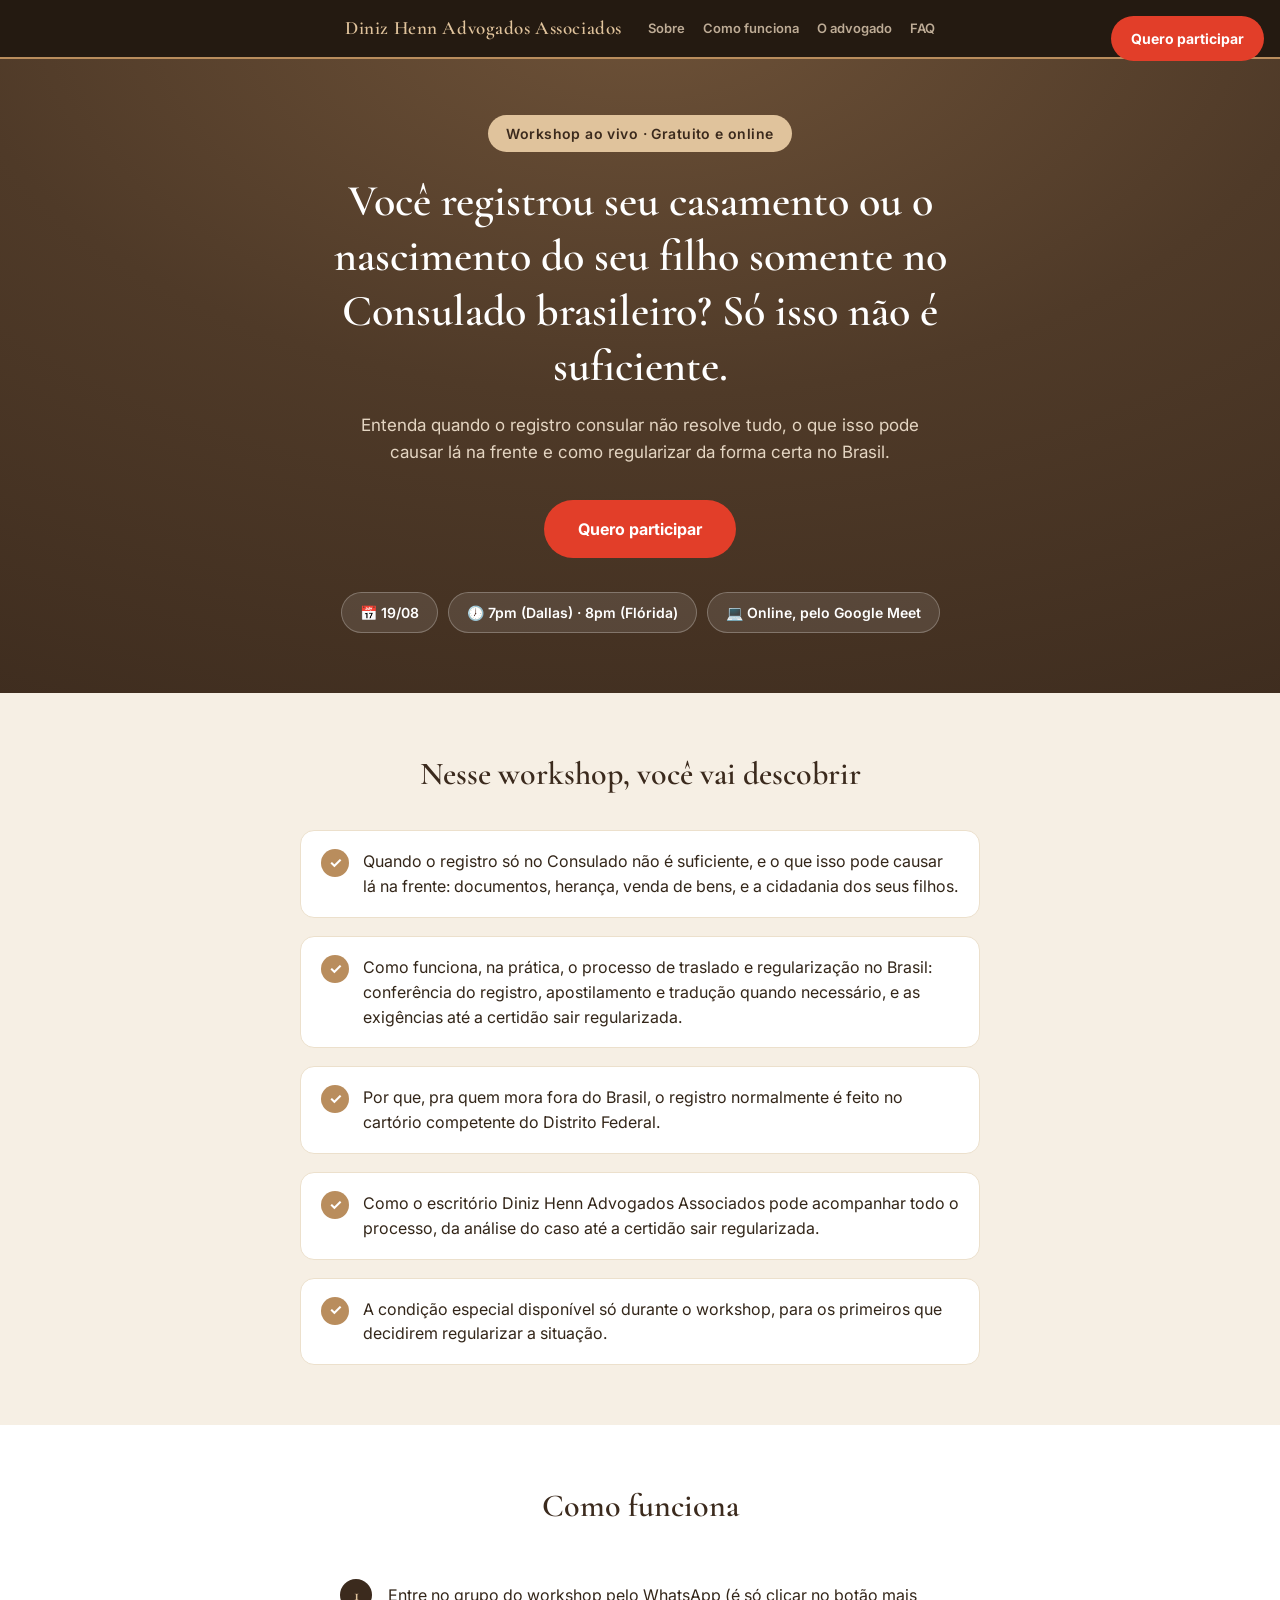
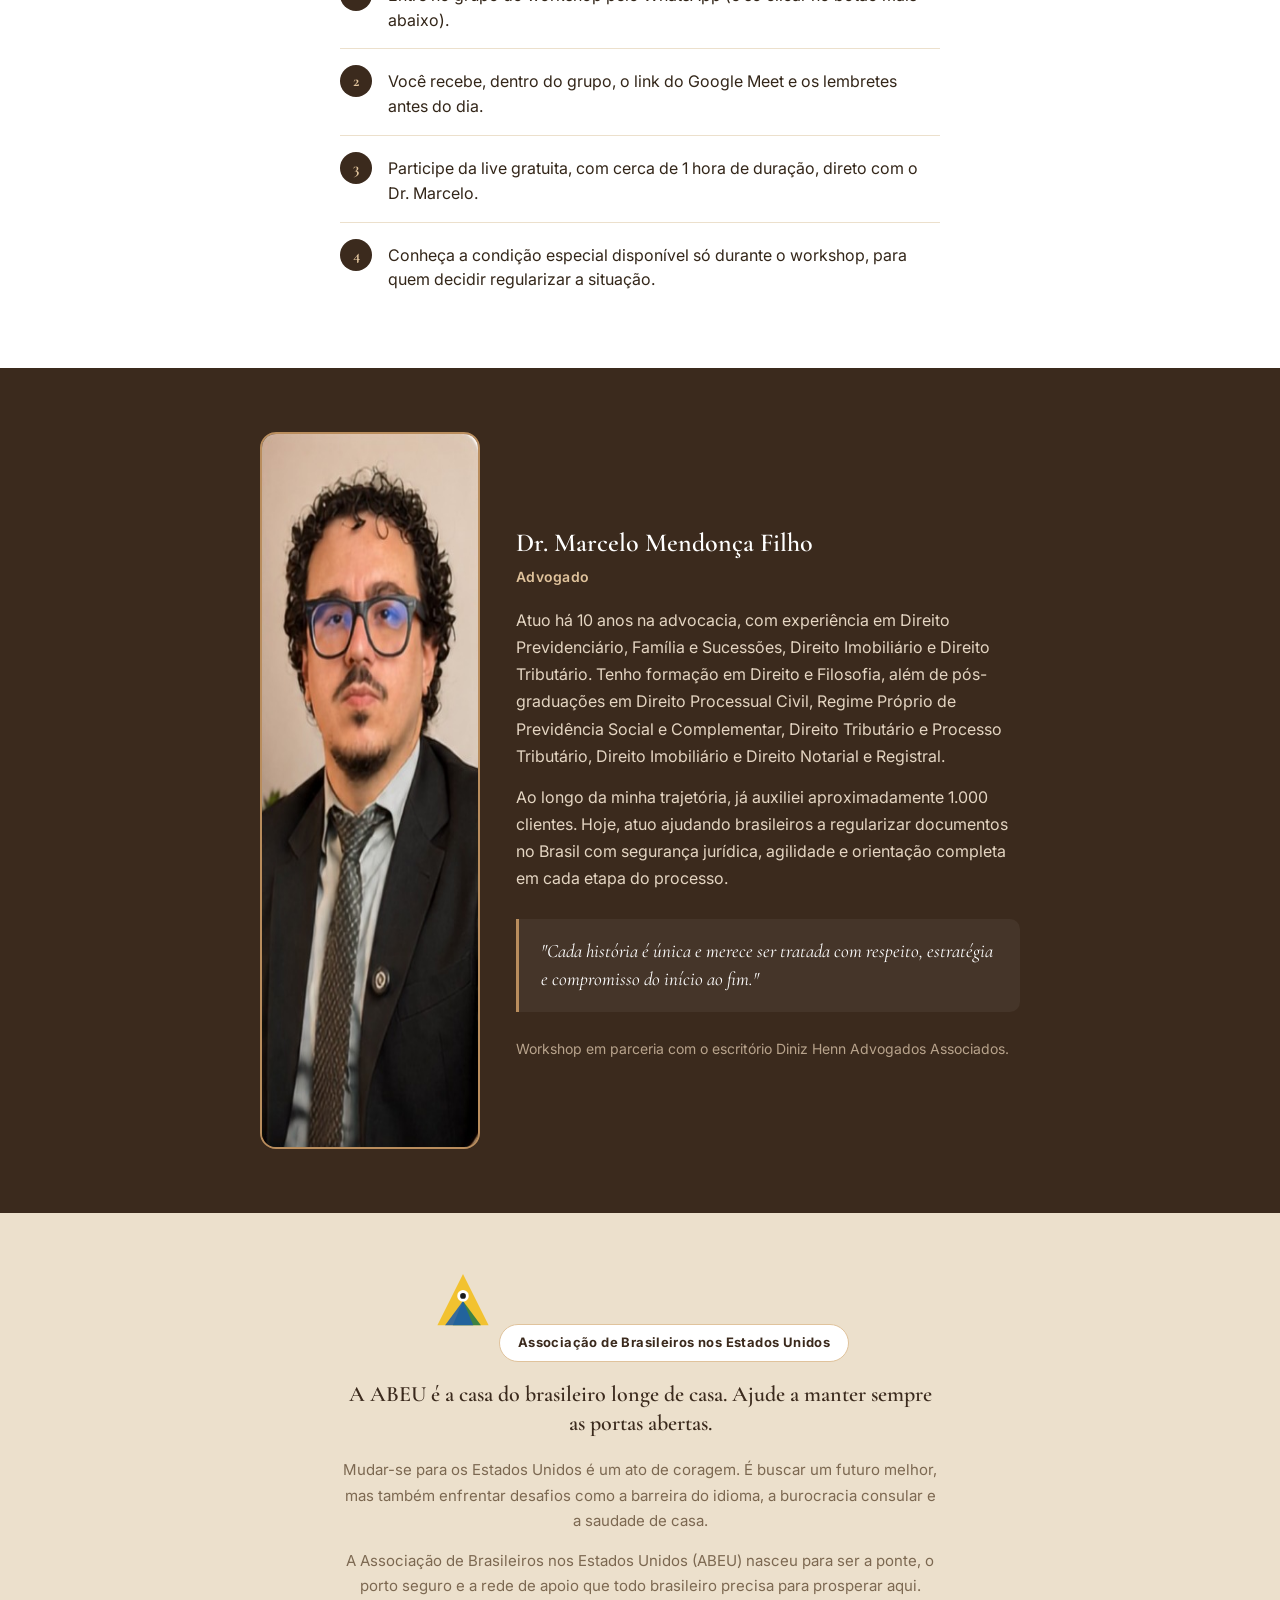
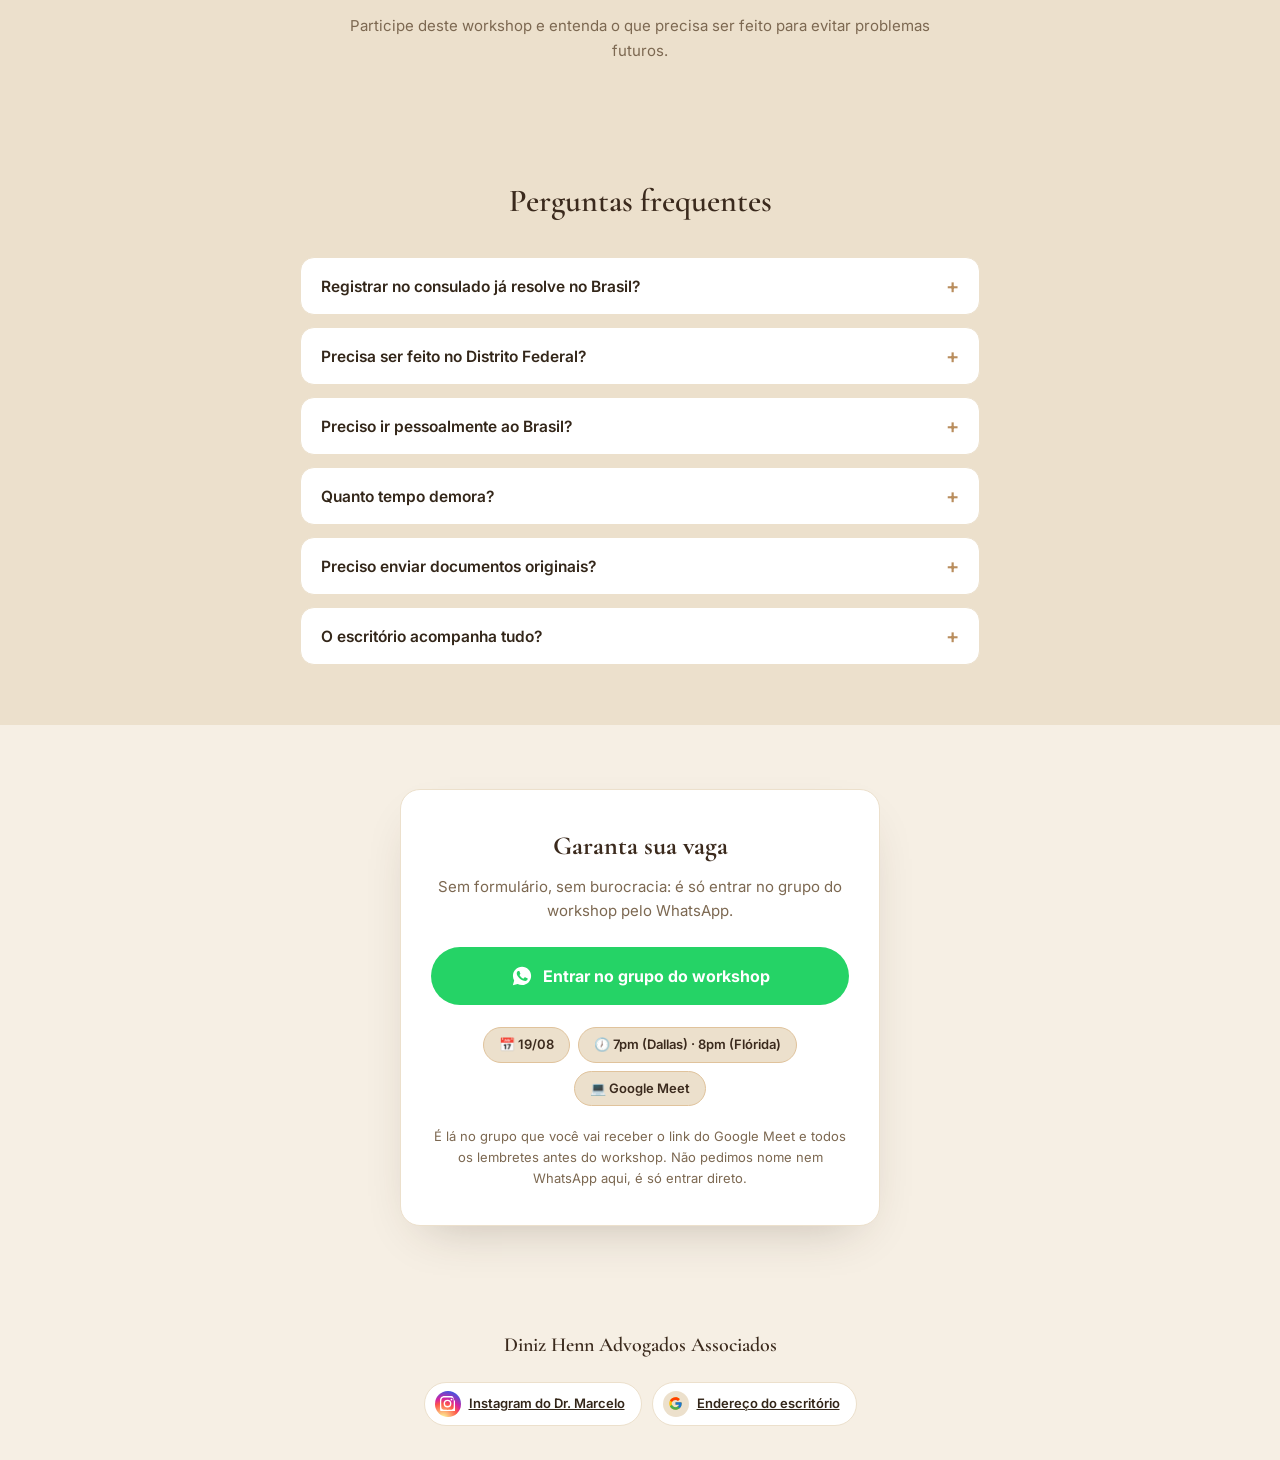
<file: workshop-dha/index.html>
<!DOCTYPE html>
<html lang="pt-BR">
<head>
<meta charset="UTF-8">
<meta name="viewport" content="width=device-width, initial-scale=1.0">
<title>Workshop gratuito: Registro Consular e Traslado no Brasil | Diniz Henn Advogados Associados</title>
<meta name="description" content="Workshop gratuito e online com o Dr. Marcelo Mendonça Filho: quando o registro só no Consulado brasileiro não é suficiente, e como regularizar da forma certa no Brasil.">
<link rel="preconnect" href="https://fonts.googleapis.com">
<link href="https://fonts.googleapis.com/css2?family=Cormorant+Garamond:ital,wght@0,400;0,500;0,600;0,700&family=Inter:wght@300;400;500;600;700&display=swap" rel="stylesheet">
<style>
:root{
  --marrom-esc:#3B2A1D; --marrom:#4F3A28; --marrom-cl:#6E5238;
  --bronze:#B98D5D; --bronze-cl:#E0C39C;
  --destaque:#E23E29; --destaque-cl:#F0654F;
  --creme:#F6EFE4; --creme2:#ECE0CC;
  --preto:#241A11;
  --txt:#332619; --txtcl:#7C6851;
  --branco:#FFFFFF;
  --wa:#25D366; --wa-dk:#1DA851;
}
*{box-sizing:border-box;}
body{margin:0;font-family:'Inter',sans-serif;background:var(--creme);color:var(--txt);-webkit-font-smoothing:antialiased;line-height:1.5;}
h1,h2,h3{font-family:'Cormorant Garamond',serif;margin:0;}
p{margin:0;}
img{max-width:100%;display:block;}
a{color:inherit;}
.container{max-width:900px;margin:0 auto;padding:0 20px;}

/* HERO */
.hero{
  background:radial-gradient(120% 140% at 50% -10%,var(--marrom-cl) 0%,var(--marrom) 45%,var(--marrom-esc) 100%);
  color:var(--branco);
  padding:56px 20px 60px;
  text-align:center;
}
.eyebrow{
  display:inline-block;
  font-size:14px;font-weight:600;letter-spacing:.03em;
  color:var(--marrom-esc);
  background:var(--bronze-cl);
  border-radius:100px;
  padding:8px 18px;
  margin-bottom:22px;
}
.hero h1{
  font-weight:600;
  font-size:clamp(28px,5vw,44px);
  line-height:1.25;
  max-width:720px;
  margin:0 auto 18px;
  color:var(--branco);
}
.hero .sub{
  font-size:17px;
  color:#E4D5C2;
  max-width:600px;
  margin:0 auto 34px;
  line-height:1.6;
}
.btn-cta{
  display:inline-flex;align-items:center;justify-content:center;gap:10px;
  background:var(--destaque);color:var(--branco);
  border:none;border-radius:100px;
  font-family:'Inter',sans-serif;font-size:16px;font-weight:700;
  padding:17px 34px;text-decoration:none;
  animation:btnPulseDestaque 1.8s ease-in-out infinite;
  transition:transform .15s,background .15s;
}
.btn-cta:hover{background:var(--destaque-cl);transform:translateY(-1px);}
@keyframes btnPulseDestaque{0%,100%{box-shadow:0 6px 22px rgba(226,62,41,0.5),0 0 0 0 rgba(226,62,41,0.4);transform:scale(1);}50%{box-shadow:0 6px 30px rgba(226,62,41,0.8),0 0 0 9px rgba(226,62,41,0);transform:scale(1.035);}}
@media (prefers-reduced-motion:reduce){.btn-cta{animation:none;}}

/* CTA FLUTUANTE (fixo, some so quando a secao de inscricao entra em tela) */
.btn-float{
  position:fixed;top:16px;right:16px;z-index:80;
  display:inline-flex;align-items:center;gap:8px;
  background:var(--destaque);color:var(--branco);
  border-radius:100px;
  font-family:'Inter',sans-serif;font-size:14px;font-weight:700;
  padding:12px 20px;text-decoration:none;
  animation:btnPulseDestaque 1.8s ease-in-out infinite;
  transition:transform .15s,background .15s,opacity .2s;
}
.btn-float:hover{background:var(--destaque-cl);transform:translateY(-1px);}
.btn-float.hide{opacity:0;pointer-events:none;transform:translateY(-8px);}
@media (max-width:520px){
  .btn-float{top:auto;bottom:16px;right:16px;}
}
.stats-row{
  display:flex;flex-wrap:wrap;justify-content:center;gap:10px;
  margin-top:34px;
}
.stat-badge{
  font-size:14px;font-weight:600;
  color:var(--branco);
  background:rgba(255,255,255,0.1);
  border:1px solid rgba(255,255,255,0.25);
  border-radius:100px;
  padding:9px 18px;
}

/* DESCOBRIR */
.descobrir{padding:60px 20px;}
.descobrir h2{
  text-align:center;font-weight:600;
  font-size:clamp(24px,4vw,32px);
  color:var(--marrom-esc);
  max-width:640px;margin:0 auto 36px;
  line-height:1.3;
}
.check-list{display:flex;flex-direction:column;gap:18px;max-width:680px;margin:0 auto;}
.check-item{
  display:flex;align-items:flex-start;gap:14px;
  background:var(--branco);
  border:1px solid var(--creme2);
  border-radius:14px;
  padding:18px 20px;
}
.check-ico{
  flex-shrink:0;width:28px;height:28px;border-radius:50%;
  background:var(--bronze);color:var(--branco);
  display:flex;align-items:center;justify-content:center;
  font-size:15px;font-weight:700;
}
.check-item p{font-size:16px;color:var(--txt);line-height:1.55;}

/* SOBRE */
.sobre{background:var(--marrom-esc);color:var(--branco);padding:64px 20px;}
.sobre-inner{max-width:760px;margin:0 auto;display:flex;align-items:center;gap:36px;flex-wrap:wrap;justify-content:center;text-align:left;}
.sobre-photo{width:220px;flex-shrink:0;margin:0 auto;}
.sobre-photo img{width:100%;display:block;border-radius:16px;border:2px solid var(--bronze);}
.sobre-text{flex:1;min-width:260px;}
.sobre h3{font-size:26px;font-weight:600;color:var(--branco);margin-bottom:4px;}
.sobre .cargo{font-size:14px;color:var(--bronze-cl);font-weight:600;letter-spacing:.02em;margin-bottom:20px;}
.sobre p.bio{font-size:16px;color:#E4D5C2;line-height:1.7;margin-bottom:14px;}
.sobre .parceria{font-size:14px;color:#B8A38C;}
@media (max-width:600px){
  .sobre-inner{text-align:center;justify-content:center;}
}
.quote-box{
  border-left:3px solid var(--bronze);
  background:rgba(255,255,255,0.05);
  padding:18px 22px;
  margin:26px 0;
  text-align:left;
  border-radius:0 10px 10px 0;
}
.quote-box p{font-family:'Cormorant Garamond',serif;font-style:italic;font-size:19px;color:var(--branco);line-height:1.5;}

/* CTA FINAL */
.cta-final{padding:64px 20px 70px;}
.cta-card{
  max-width:480px;margin:0 auto;
  background:var(--branco);
  border:1px solid var(--creme2);
  border-radius:20px;
  padding:36px 30px;
  text-align:center;
  box-shadow:0 20px 50px -25px rgba(59,42,29,0.3);
}
.cta-card h2{font-size:26px;font-weight:700;color:var(--marrom-esc);margin-bottom:10px;}
.cta-card p.desc{font-size:15px;color:var(--txtcl);line-height:1.6;margin-bottom:24px;}
.btn-wa{
  display:flex;align-items:center;justify-content:center;gap:10px;
  width:100%;
  background:var(--wa);color:#fff;
  border:none;border-radius:100px;
  font-family:'Inter',sans-serif;font-size:16px;font-weight:700;
  padding:17px 20px;text-decoration:none;
  transition:background .15s,transform .2s;
  animation:btnPulseWa 2.2s ease-in-out infinite;
}
.btn-wa:hover{background:var(--wa-dk);transform:translateY(-1px);}
.btn-wa svg{width:22px;height:22px;flex-shrink:0;}
@keyframes btnPulseWa{0%,100%{box-shadow:0 6px 26px rgba(37,211,102,0.5),0 0 0 0 rgba(37,211,102,0.35);transform:scale(1);}50%{box-shadow:0 6px 34px rgba(37,211,102,0.75),0 0 0 10px rgba(37,211,102,0);transform:scale(1.03);}}
@media (prefers-reduced-motion:reduce){.btn-wa{animation:none;}}
.cta-card .meta-row{display:flex;flex-wrap:wrap;justify-content:center;gap:8px;margin-top:22px;}
.cta-card .meta-badge{font-size:13px;font-weight:600;color:var(--marrom-esc);background:var(--creme2);border:1px solid var(--bronze-cl);border-radius:100px;padding:7px 15px;}
.cta-card .aviso{font-size:13px;color:var(--txtcl);margin-top:20px;line-height:1.6;}

/* FOOTER */
footer{padding:34px 20px;text-align:center;}
footer .nome{font-family:'Cormorant Garamond',serif;font-weight:600;font-size:20px;color:var(--marrom-esc);margin-bottom:8px;}

/* HEADER */
.site-header{background:var(--preto);padding:14px 20px;border-bottom:2px solid var(--bronze);}
.site-header-inner{max-width:900px;margin:0 auto;display:flex;align-items:center;justify-content:center;flex-wrap:wrap;gap:8px 26px;}
.site-header .brand{font-family:'Cormorant Garamond',serif;font-weight:600;font-size:19px;letter-spacing:.03em;color:var(--bronze-cl);}
.site-nav{display:flex;flex-wrap:wrap;justify-content:center;gap:18px;}
.site-nav a{font-size:13px;font-weight:600;color:#D9C6AE;text-decoration:none;opacity:.85;transition:opacity .15s,color .15s;}
.site-nav a:hover{opacity:1;color:var(--bronze-cl);}

/* COMO FUNCIONA */
.como-funciona{padding:60px 20px;background:var(--branco);}
.como-funciona h2{text-align:center;font-weight:600;font-size:clamp(24px,4vw,32px);color:var(--marrom-esc);max-width:640px;margin:0 auto 36px;line-height:1.3;}
.steps-list{display:flex;flex-direction:column;gap:0;max-width:600px;margin:0 auto;}
.step-item{display:flex;gap:16px;padding:16px 0;}
.step-item:not(:last-child){border-bottom:1px solid var(--creme2);}
.step-n{
  flex-shrink:0;width:32px;height:32px;border-radius:50%;
  background:var(--marrom-esc);color:var(--bronze-cl);
  display:flex;align-items:center;justify-content:center;
  font-family:'Cormorant Garamond',serif;font-weight:700;font-size:16px;
}
.step-item p{font-size:16px;color:var(--txt);line-height:1.55;padding-top:4px;}

/* FAQ */
.faq{padding:60px 20px;background:var(--creme2);}
.faq h2{text-align:center;font-weight:600;font-size:clamp(24px,4vw,32px);color:var(--marrom-esc);max-width:640px;margin:0 auto 36px;line-height:1.3;}
.faq-list{display:flex;flex-direction:column;gap:12px;max-width:680px;margin:0 auto;}
.faq-item{background:var(--branco);border:1px solid var(--creme2);border-radius:14px;overflow:hidden;}
.faq-q{
  width:100%;background:none;border:none;cursor:pointer;
  display:flex;align-items:center;justify-content:space-between;gap:12px;
  padding:16px 20px;text-align:left;
  font-family:'Inter',sans-serif;font-size:15.5px;font-weight:600;color:var(--txt);
}
.faq-q .plus{flex-shrink:0;font-size:20px;color:var(--bronze);transition:transform .2s;}
.faq-item.open .faq-q .plus{transform:rotate(45deg);}
.faq-a{max-height:0;overflow:hidden;transition:max-height .25s ease;}
.faq-a p{font-size:15px;color:var(--txtcl);line-height:1.65;padding:0 20px 18px;}
.faq-item.open .faq-a{max-height:200px;}

/* FOOTER (social/endereco) */
.ft-inner{max-width:560px;margin:0 auto;display:flex;flex-direction:column;align-items:center;gap:14px;}
.ft-social{display:flex;flex-wrap:wrap;align-items:center;justify-content:center;gap:10px;}
.ft-social a{
  display:flex;align-items:center;gap:8px;
  background:var(--branco);border:1px solid var(--creme2);
  border-radius:100px;padding:8px 16px 8px 10px;
  font-size:13px;font-weight:600;color:var(--txt);
  transition:transform .15s;
}
.ft-social a:hover{transform:translateY(-2px);}
.ft-social .ico{display:flex;align-items:center;justify-content:center;width:26px;height:26px;border-radius:50%;flex-shrink:0;}
.ft-social svg{width:15px;height:15px;}
.ft-insta .ico{background:radial-gradient(circle at 30% 107%,#fdf497 0%,#fdf497 5%,#fd5949 45%,#d6249f 60%,#285AEB 90%);}
.ft-insta svg{fill:#fff;}
.ft-gmb .ico{background:var(--creme2);}

/* ABEU */
.abeu{background:var(--creme2);padding:56px 20px;}
.abeu-inner{max-width:640px;margin:0 auto;text-align:center;}
.abeu-logo{width:64px;height:64px;margin:0 auto 14px;}
.abeu-badge{
  display:inline-block;font-size:13px;font-weight:700;letter-spacing:.03em;
  color:var(--marrom-esc);background:var(--branco);
  border:1px solid var(--bronze-cl);border-radius:100px;
  padding:8px 18px;margin-bottom:18px;
}
.abeu h3{font-size:22px;font-weight:600;color:var(--marrom-esc);line-height:1.35;margin-bottom:18px;}
.abeu p{font-size:15px;color:var(--txtcl);line-height:1.7;margin-bottom:14px;}
.abeu p:last-of-type{margin-bottom:0;}

/* SCROLL REVEAL */
.reveal{opacity:0;transform:translateY(28px);transition:opacity .7s ease,transform .7s ease;}
.reveal.show{opacity:1;transform:translateY(0);}
.check-list .reveal:nth-child(2){transition-delay:.08s;}
.check-list .reveal:nth-child(3){transition-delay:.16s;}
.check-list .reveal:nth-child(4){transition-delay:.24s;}
.check-list .reveal:nth-child(5){transition-delay:.32s;}
@media (prefers-reduced-motion:reduce){
  .reveal{opacity:1;transform:none;transition:none;}
}
</style>
</head>
<body>

<header class="site-header">
  <div class="site-header-inner">
    <span class="brand">Diniz Henn Advogados Associados</span>
    <nav class="site-nav">
      <a href="#descobrir">Sobre</a>
      <a href="#como-funciona">Como funciona</a>
      <a href="#advogado">O advogado</a>
      <a href="#faq">FAQ</a>
    </nav>
  </div>
</header>

<a class="btn-float" id="btn-float" href="#entrar">Quero participar</a>

<section class="hero">
  <div class="container">
    <span class="eyebrow">Workshop ao vivo · Gratuito e online</span>
    <h1>Você registrou seu casamento ou o nascimento do seu filho somente no Consulado brasileiro? Só isso não é suficiente.</h1>
    <p class="sub">Entenda quando o registro consular não resolve tudo, o que isso pode causar lá na frente e como regularizar da forma certa no Brasil.</p>
    <a class="btn-cta" href="#entrar">Quero participar</a>
    <div class="stats-row">
      <span class="stat-badge">📅 19/08</span>
      <span class="stat-badge">🕖 7pm (Dallas) · 8pm (Flórida)</span>
      <span class="stat-badge">💻 Online, pelo Google Meet</span>
    </div>
  </div>
</section>

<section class="descobrir" id="descobrir">
  <div class="container">
    <h2 class="reveal">Nesse workshop, você vai descobrir</h2>
    <div class="check-list">
      <div class="check-item reveal">
        <span class="check-ico">✓</span>
        <p>Quando o registro só no Consulado não é suficiente, e o que isso pode causar lá na frente: documentos, herança, venda de bens, e a cidadania dos seus filhos.</p>
      </div>
      <div class="check-item reveal">
        <span class="check-ico">✓</span>
        <p>Como funciona, na prática, o processo de traslado e regularização no Brasil: conferência do registro, apostilamento e tradução quando necessário, e as exigências até a certidão sair regularizada.</p>
      </div>
      <div class="check-item reveal">
        <span class="check-ico">✓</span>
        <p>Por que, pra quem mora fora do Brasil, o registro normalmente é feito no cartório competente do Distrito Federal.</p>
      </div>
      <div class="check-item reveal">
        <span class="check-ico">✓</span>
        <p>Como o escritório Diniz Henn Advogados Associados pode acompanhar todo o processo, da análise do caso até a certidão sair regularizada.</p>
      </div>
      <div class="check-item reveal">
        <span class="check-ico">✓</span>
        <p>A condição especial disponível só durante o workshop, para os primeiros que decidirem regularizar a situação.</p>
      </div>
    </div>
  </div>
</section>

<section class="como-funciona" id="como-funciona">
  <div class="container">
    <h2 class="reveal">Como funciona</h2>
    <div class="steps-list">
      <div class="step-item reveal">
        <span class="step-n">1</span>
        <p>Entre no grupo do workshop pelo WhatsApp (é só clicar no botão mais abaixo).</p>
      </div>
      <div class="step-item reveal">
        <span class="step-n">2</span>
        <p>Você recebe, dentro do grupo, o link do Google Meet e os lembretes antes do dia.</p>
      </div>
      <div class="step-item reveal">
        <span class="step-n">3</span>
        <p>Participe da live gratuita, com cerca de 1 hora de duração, direto com o Dr. Marcelo.</p>
      </div>
      <div class="step-item reveal">
        <span class="step-n">4</span>
        <p>Conheça a condição especial disponível só durante o workshop, para quem decidir regularizar a situação.</p>
      </div>
    </div>
  </div>
</section>

<section class="sobre" id="advogado">
  <div class="sobre-inner reveal">
    <div class="sobre-photo"><img src="img/marcelo.jpg" alt="Dr. Marcelo Mendonça Filho" width="447" height="717" loading="lazy"></div>
    <div class="sobre-text">
      <h3>Dr. Marcelo Mendonça Filho</h3>
      <div class="cargo">Advogado</div>
      <p class="bio">Atuo há 10 anos na advocacia, com experiência em Direito Previdenciário, Família e Sucessões, Direito Imobiliário e Direito Tributário. Tenho formação em Direito e Filosofia, além de pós-graduações em Direito Processual Civil, Regime Próprio de Previdência Social e Complementar, Direito Tributário e Processo Tributário, Direito Imobiliário e Direito Notarial e Registral.</p>
      <p class="bio">Ao longo da minha trajetória, já auxiliei aproximadamente 1.000 clientes. Hoje, atuo ajudando brasileiros a regularizar documentos no Brasil com segurança jurídica, agilidade e orientação completa em cada etapa do processo.</p>
      <div class="quote-box">
        <p>"Cada história é única e merece ser tratada com respeito, estratégia e compromisso do início ao fim."</p>
      </div>
      <p class="parceria">Workshop em parceria com o escritório Diniz Henn Advogados Associados.</p>
    </div>
  </div>
</section>

<section class="abeu">
  <div class="container abeu-inner reveal">
    <svg class="abeu-logo" viewBox="0 0 100 100" aria-label="Logo da ABEU">
      <polygon points="50,8 90,88 10,88" fill="#F2C230"/>
      <polygon points="50,50 78,88 34,88" fill="#2E7D46" opacity="0.92"/>
      <polygon points="50,50 22,88 66,88" fill="#1F5FA8" opacity="0.88"/>
      <circle cx="50" cy="42" r="9" fill="#FFFFFF"/>
      <circle cx="50" cy="42" r="4.5" fill="#1B1B1B"/>
    </svg>
    <span class="abeu-badge">Associação de Brasileiros nos Estados Unidos</span>
    <h3>A ABEU é a casa do brasileiro longe de casa. Ajude a manter sempre as portas abertas.</h3>
    <p>Mudar-se para os Estados Unidos é um ato de coragem. É buscar um futuro melhor, mas também enfrentar desafios como a barreira do idioma, a burocracia consular e a saudade de casa.</p>
    <p>A Associação de Brasileiros nos Estados Unidos (ABEU) nasceu para ser a ponte, o porto seguro e a rede de apoio que todo brasileiro precisa para prosperar aqui.</p>
    <p>Participe deste workshop e entenda o que precisa ser feito para evitar problemas futuros.</p>
  </div>
</section>

<section class="faq" id="faq">
  <div class="container">
    <h2 class="reveal">Perguntas frequentes</h2>
    <div class="faq-list reveal">
      <div class="faq-item">
        <button class="faq-q"><span>Registrar no consulado já resolve no Brasil?</span><span class="plus">+</span></button>
        <div class="faq-a"><p>Nem sempre. Em muitos casos, o registro ainda precisa ser trasladado pra produzir efeitos completos no Brasil.</p></div>
      </div>
      <div class="faq-item">
        <button class="faq-q"><span>Precisa ser feito no Distrito Federal?</span><span class="plus">+</span></button>
        <div class="faq-a"><p>Quando a pessoa é domiciliada no exterior, o registro costuma ser feito no cartório competente do Distrito Federal.</p></div>
      </div>
      <div class="faq-item">
        <button class="faq-q"><span>Preciso ir pessoalmente ao Brasil?</span><span class="plus">+</span></button>
        <div class="faq-a"><p>Em muitos casos, não. O processo pode ser acompanhado por advogado com procuração.</p></div>
      </div>
      <div class="faq-item">
        <button class="faq-q"><span>Quanto tempo demora?</span><span class="plus">+</span></button>
        <div class="faq-a"><p>Depois do protocolo correto, o prazo pode variar de aproximadamente 90 dias a 6 meses.</p></div>
      </div>
      <div class="faq-item">
        <button class="faq-q"><span>Preciso enviar documentos originais?</span><span class="plus">+</span></button>
        <div class="faq-a"><p>Alguns cartórios iniciam a análise digitalmente, mas podem exigir originais conforme o caso.</p></div>
      </div>
      <div class="faq-item">
        <button class="faq-q"><span>O escritório acompanha tudo?</span><span class="plus">+</span></button>
        <div class="faq-a"><p>Sim. O escritório orienta os documentos, define o caminho certo, protocola e acompanha as exigências até a conclusão.</p></div>
      </div>
    </div>
  </div>
</section>

<section class="cta-final" id="entrar">
  <div class="cta-card reveal">
    <h2>Garanta sua vaga</h2>
    <p class="desc">Sem formulário, sem burocracia: é só entrar no grupo do workshop pelo WhatsApp.</p>
    <a class="btn-wa" href="https://chat.whatsapp.com/BBMeewUTDxPGFw1Gpt8ZCz" target="_blank" rel="noopener">
      <svg viewBox="0 0 24 24" fill="currentColor"><path d="M12.04 2C6.58 2 2.13 6.45 2.13 11.91c0 1.75.46 3.45 1.32 4.95L2 22l5.28-1.38a9.9 9.9 0 0 0 4.76 1.21h.01c5.46 0 9.9-4.45 9.9-9.91C21.96 6.45 17.5 2 12.04 2zm5.8 14.02c-.24.68-1.4 1.3-1.93 1.38-.5.08-1.12.11-1.8-.11-.42-.13-.96-.31-1.66-.6-2.92-1.26-4.83-4.2-4.98-4.4-.15-.19-1.19-1.58-1.19-3.01 0-1.43.75-2.13 1.02-2.42.27-.29.58-.36.78-.36.2 0 .39 0 .56.01.18.01.42-.07.66.5.24.58.83 2.01.9 2.16.07.15.12.32.02.51-.09.19-.14.31-.28.48-.14.17-.29.37-.42.5-.14.14-.29.29-.12.57.17.29.75 1.24 1.62 2.01 1.11.99 2.05 1.3 2.34 1.44.29.15.46.13.63-.07.17-.21.72-.84.92-1.13.19-.29.39-.24.65-.14.27.1 1.68.79 1.97.93.29.15.48.22.55.34.07.13.07.72-.17 1.4z"/></svg>
      Entrar no grupo do workshop
    </a>
    <div class="meta-row">
      <span class="meta-badge">📅 19/08</span>
      <span class="meta-badge">🕖 7pm (Dallas) · 8pm (Flórida)</span>
      <span class="meta-badge">💻 Google Meet</span>
    </div>
    <p class="aviso">É lá no grupo que você vai receber o link do Google Meet e todos os lembretes antes do workshop. Não pedimos nome nem WhatsApp aqui, é só entrar direto.</p>
  </div>
</section>

<footer>
  <div class="ft-inner">
    <div class="nome">Diniz Henn Advogados Associados</div>
    <div class="ft-social">
      <a class="ft-insta" href="https://www.instagram.com/mendoncafilhoadv/" target="_blank" rel="noopener"><span class="ico"><svg viewBox="0 0 24 24"><path d="M12 2.2c3.2 0 3.6 0 4.9.1 1.2.1 1.9.3 2.3.4.6.2 1 .5 1.4.9.4.4.7.9.9 1.4.2.4.3 1.1.4 2.3.1 1.3.1 1.7.1 4.9s0 3.6-.1 4.9c-.1 1.2-.3 1.9-.4 2.3-.2.6-.5 1-.9 1.4-.4.4-.9.7-1.4.9-.4.2-1.1.3-2.3.4-1.3.1-1.7.1-4.9.1s-3.6 0-4.9-.1c-1.2-.1-1.9-.3-2.3-.4-.6-.2-1-.5-1.4-.9-.4-.4-.7-.9-.9-1.4-.2-.4-.3-1.1-.4-2.3-.1-1.3-.1-1.7-.1-4.9s0-3.6.1-4.9c.1-1.2.3-1.9.4-2.3.2-.6.5-1 .9-1.4.4-.4.9-.7 1.4-.9.4-.2 1.1-.3 2.3-.4 1.3-.1 1.7-.1 4.9-.1M12 0C8.7 0 8.3 0 7 .1 5.7.1 4.8.3 4 .6c-.8.3-1.5.7-2.2 1.4C1.1 2.7.7 3.4.4 4.2.1 5 0 5.9 0 7.2v9.6C0 19.3 0 19.7.1 21c.1 1.3.3 2.2.6 3 .3.8.7 1.5 1.4 2.2.7.7 1.4 1.1 2.2 1.4.8.3 1.7.5 3 .6 1.3.1 1.7.1 5 .1s3.7 0 5-.1c1.3-.1 2.2-.3 3-.6.8-.3 1.5-.7 2.2-1.4.7-.7 1.1-1.4 1.4-2.2.3-.8.5-1.7.6-3 .1-1.3.1-1.7.1-5s0-3.7-.1-5c-.1-1.3-.3-2.2-.6-3-.3-.8-.7-1.5-1.4-2.2C21.3 1.1 20.6.7 19.8.4 19 .1 18.1 0 16.8 0 15.7 0 15.3 0 12 0z"/><path d="M12 5.8a6.2 6.2 0 1 0 0 12.4 6.2 6.2 0 0 0 0-12.4zm0 10.2a4 4 0 1 1 0-8 4 4 0 0 1 0 8z"/><circle cx="18.4" cy="5.6" r="1.4"/></svg></span>Instagram do Dr. Marcelo</a>
      <a class="ft-gmb" href="https://maps.app.goo.gl/HnPywA1R8z2aawpg7" target="_blank" rel="noopener"><span class="ico"><svg viewBox="0 0 48 48"><path fill="#FFC107" d="M43.6 20.5H42V20H24v8h11.3c-1.6 4.7-6.1 8-11.3 8-6.6 0-12-5.4-12-12s5.4-12 12-12c3.1 0 5.9 1.2 8 3.1l5.7-5.7C34.6 6.1 29.6 4 24 4 12.9 4 4 12.9 4 24s8.9 20 20 20 20-8.9 20-20c0-1.3-.1-2.7-.4-3.5z"/><path fill="#FF3D00" d="M6.3 14.7l6.6 4.8C14.6 15.8 18.9 13 24 13c3.1 0 5.9 1.2 8 3.1l5.7-5.7C34.6 6.1 29.6 4 24 4 16.3 4 9.7 8.3 6.3 14.7z"/><path fill="#4CAF50" d="M24 44c5.5 0 10.5-2.1 14.3-5.6l-6.6-5.6C29.6 34.7 26.9 36 24 36c-5.2 0-9.6-3.3-11.3-7.9l-6.5 5C9.6 39.6 16.3 44 24 44z"/><path fill="#1976D2" d="M43.6 20.5H42V20H24v8h11.3c-.8 2.3-2.2 4.2-4.1 5.6l6.6 5.6C39.9 37.5 44 31.5 44 24c0-1.3-.1-2.7-.4-3.5z"/></svg></span>Endereço do escritório</a>
    </div>
  </div>
</footer>

<script>
(function(){
  var els = document.querySelectorAll(".reveal");
  if(!("IntersectionObserver" in window)){
    els.forEach(function(el){ el.classList.add("show"); });
    return;
  }
  var io = new IntersectionObserver(function(entries){
    entries.forEach(function(entry){
      if(entry.isIntersecting){
        entry.target.classList.add("show");
        io.unobserve(entry.target);
      }
    });
  }, { threshold: 0.15, rootMargin: "0px 0px -40px 0px" });
  els.forEach(function(el){ io.observe(el); });
})();

// Botao flutuante "Quero participar": some quando o card de inscricao
// (#entrar) ja esta visivel na tela, pra nao duplicar o CTA a toa.
(function(){
  var btnFloat = document.getElementById("btn-float");
  var entrar = document.getElementById("entrar");
  if(!btnFloat || !entrar || !("IntersectionObserver" in window)) return;
  var io = new IntersectionObserver(function(entries){
    entries.forEach(function(entry){
      btnFloat.classList.toggle("hide", entry.isIntersecting);
    });
  }, { threshold: 0.1 });
  io.observe(entrar);
})();

// Accordion do FAQ
(function(){
  document.querySelectorAll(".faq-q").forEach(function(btn){
    btn.addEventListener("click", function(){
      var item = btn.closest(".faq-item");
      if(!item) return;
      item.classList.toggle("open");
    });
  });
})();
</script>

</body>
</html>
</file>
